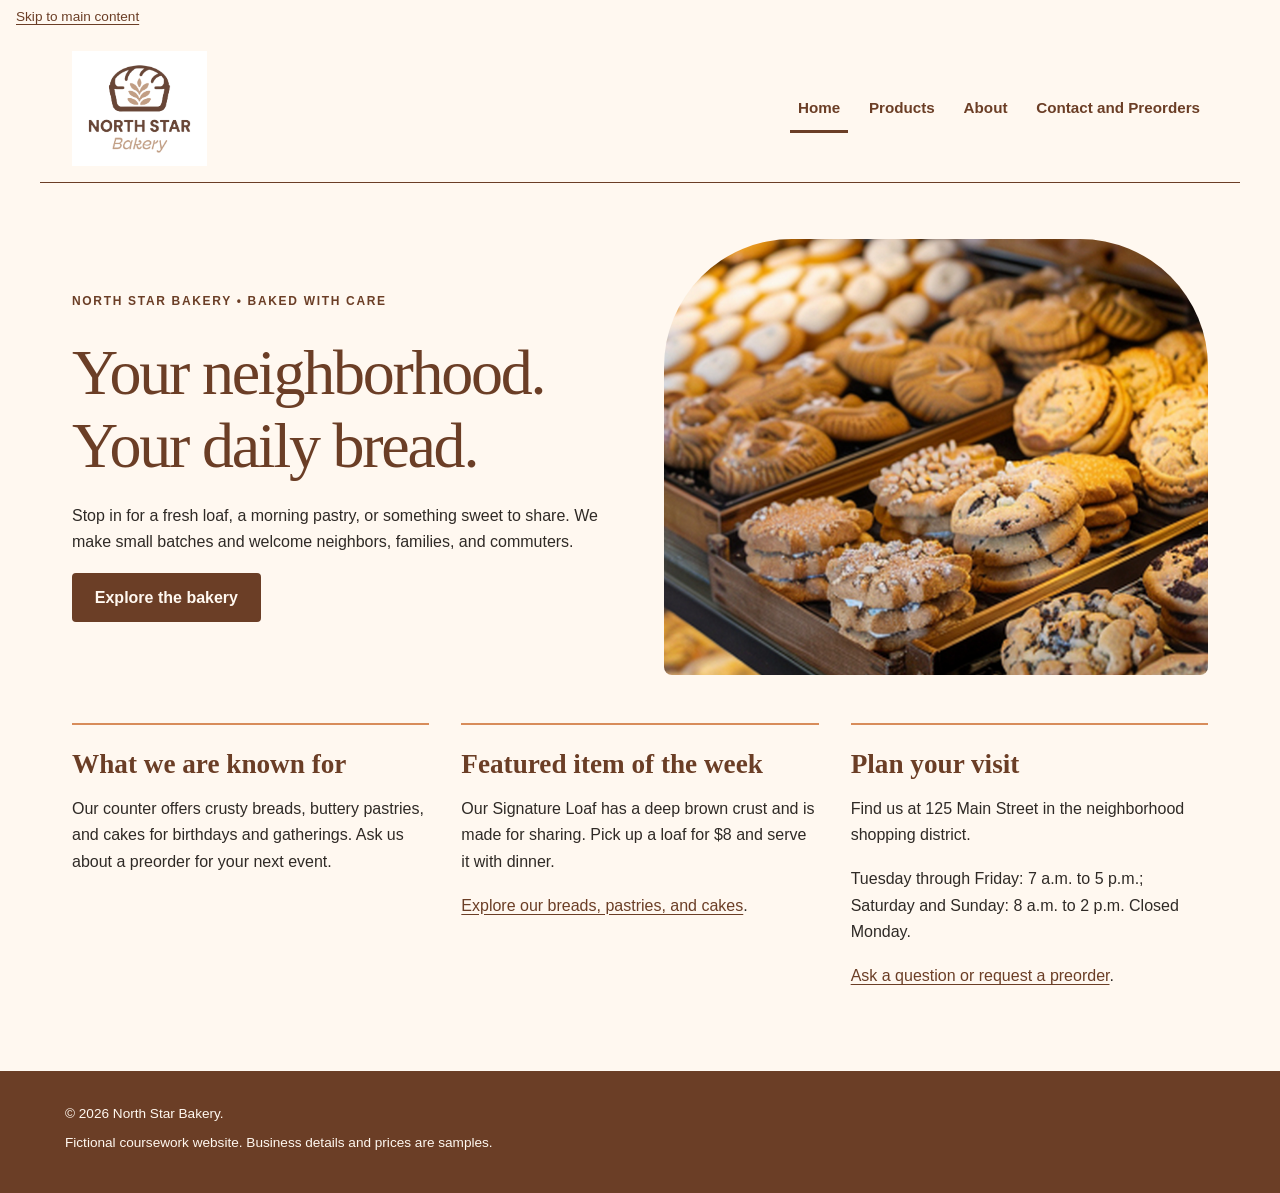
<file: index.html>
<!DOCTYPE html>
<html lang="en">
<head>
  <meta charset="UTF-8">
  <meta name="viewport" content="width=device-width, initial-scale=1">
  <title>Welcome to North Star Bakery | North Star Bakery</title>
<link rel="stylesheet" href="styles.css">
</head>
<body>
  <a href="#main-content" class="skip-link">Skip to main content</a>
  <header class="site-header">
    <img src="media/bakery-logo_c.png" width="180" alt="North Star Bakery logo with a wheat stalk in a loaf">
    <nav aria-label="Main navigation">
      <ul>
        <li><a href="index.html" aria-current="page">Home</a></li>
        <li><a href="products.html">Products</a></li>
        <li><a href="about.html">About</a></li>
        <li><a href="contact.html">Contact and Preorders</a></li>
      </ul>
    </nav>
  </header>
  <main id="main-content" class="index-page">
    <div class="hero">
<div class="hero-copy">
<p class="eyebrow">NORTH STAR BAKERY • BAKED WITH CARE</p>
<h1>Your neighborhood.
Your daily bread.</h1>
    <p>Stop in for a fresh loaf, a morning pastry, or something sweet to share.
      We make small batches and welcome neighbors, families, and commuters.</p>
    <a href="products.html" class="button">Explore the bakery</a>
</div>
<picture>
        <source media="(min-width: 700px)" srcset="media/bakery-feature-large_c.png">
        <img src="media/bakery-feature-small_c.png" width="360" alt="Bakery display filled with cookies, pastries, and small tarts">
      </picture>
    </div>
<div class="section-row">
<section>
      <h2>What we are known for</h2>
      <p>Our counter offers crusty breads, buttery pastries, and cakes for
        birthdays and gatherings. Ask us about a preorder for your next event.</p>
      </section>
    <section>
      <h2>Featured item of the week</h2>
      <p>Our Signature Loaf has a deep brown crust and is made for sharing.
        Pick up a loaf for $8 and serve it with dinner.</p>
      <p><a href="products.html">Explore our breads, pastries, and cakes</a>.</p>
    </section>
    <section>
      <h2>Plan your visit</h2>
      <p>Find us at 125 Main Street in the neighborhood shopping district.</p>
      <p>Tuesday through Friday: 7 a.m. to 5 p.m.; Saturday and Sunday:
        8 a.m. to 2 p.m. Closed Monday.</p>
      <p><a href="contact.html">Ask a question or request a preorder</a>.</p>
    </section>
  </div></main>
  <footer>
    <p>© 2026 North Star Bakery.</p>
    <p>Fictional coursework website. Business details and prices are samples.</p>
  </footer>
</body>
</html>
</file>
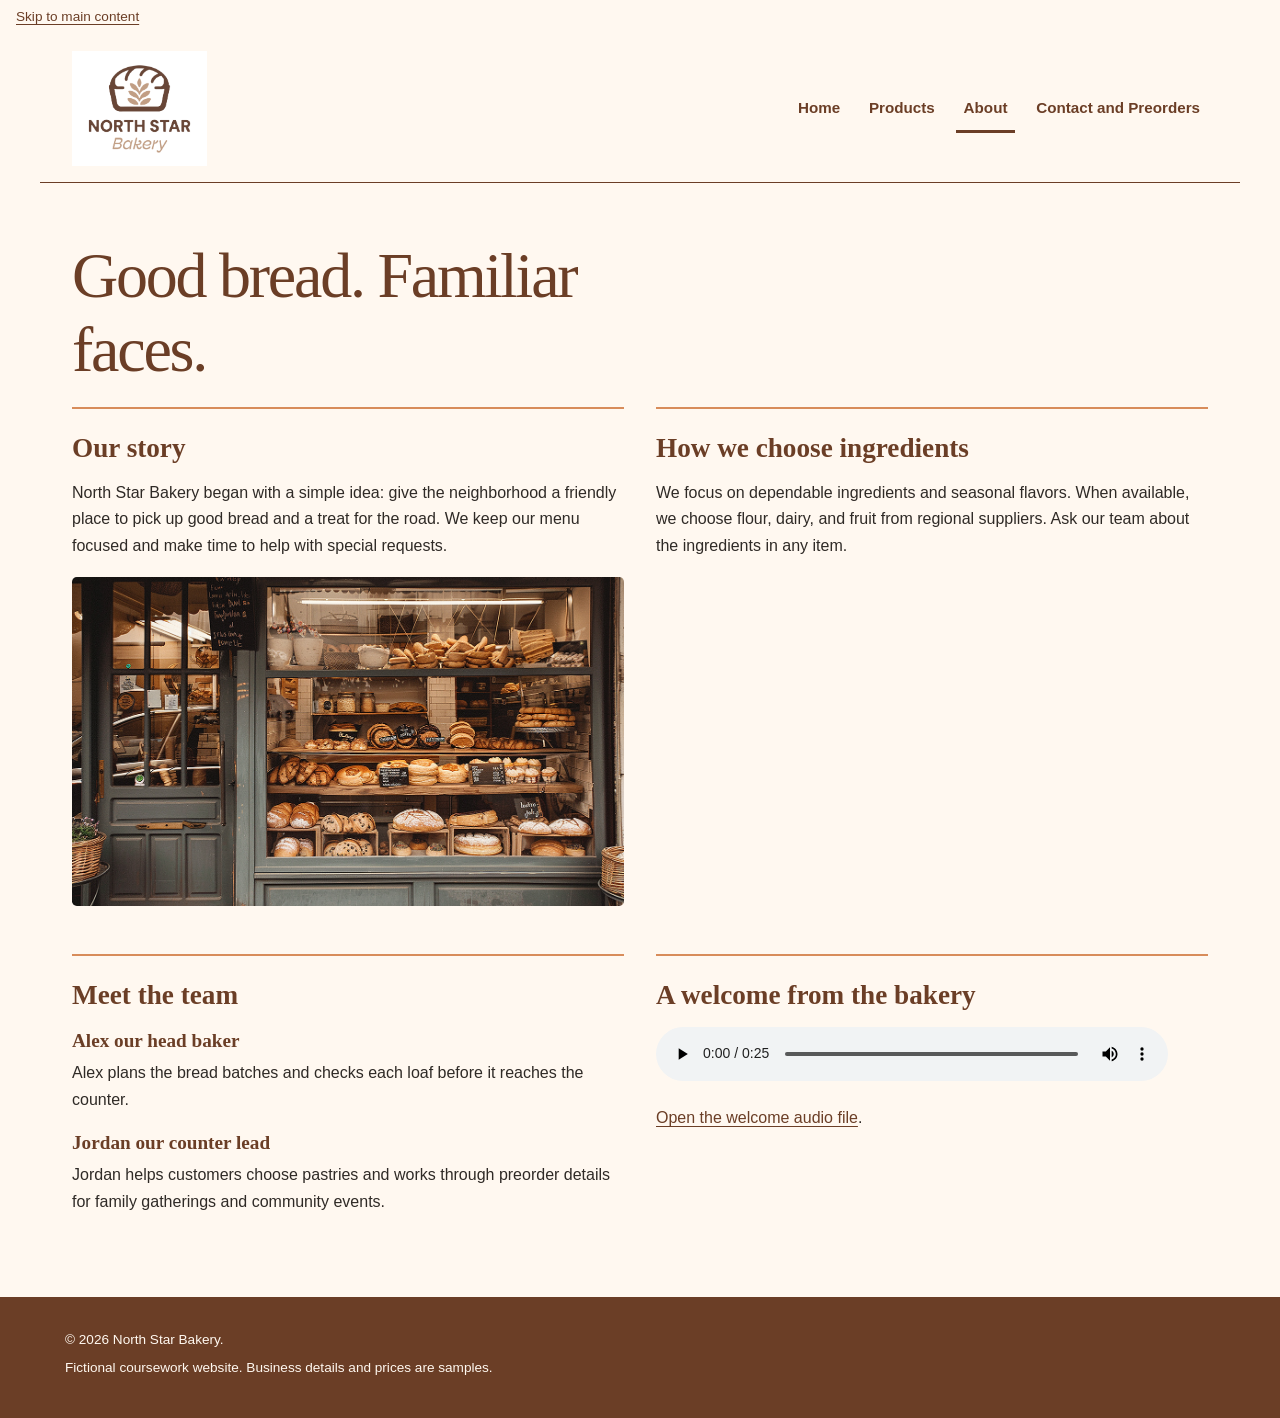
<file: about.html>
<!DOCTYPE html>
<html lang="en">
<head>
  <meta charset="UTF-8">
  <meta name="viewport" content="width=device-width, initial-scale=1">
  <title>About Our Bakery | North Star Bakery</title>
<link rel="stylesheet" href="styles.css">
</head>
<body>
  <a href="#main-content" class="skip-link">Skip to main content</a>
  <header class="site-header">
    <img src="media/bakery-logo_c.png" width="180" alt="North Star Bakery logo with a wheat stalk in a loaf">
    <nav aria-label="Main navigation">
      <ul>
        <li><a href="index.html">Home</a></li>
        <li><a href="products.html">Products</a></li>
        <li><a href="about.html" aria-current="page">About</a></li>
        <li><a href="contact.html">Contact and Preorders</a></li>
      </ul>
    </nav>
  </header>
  <main id="main-content" class="about-page">
    <h1>Good bread. Familiar faces.</h1>
    <div class="section-row about">
<section>
      <h2>Our story</h2>
      <p>North Star Bakery began with a simple idea: give the neighborhood
        a friendly place to pick up good bread and a treat for the road.
        We keep our menu focused and make time to help with special requests.</p>
      <img src="media/bakery-storefront_c.png" width="360" alt="Bakery storefront window with shelves of breads and pastries">
    </section>
    <section>
      <h2>How we choose ingredients</h2>
      <p>We focus on dependable ingredients and seasonal flavors. When
        available, we choose flour, dairy, and fruit from regional suppliers.
        Ask our team about the ingredients in any item.</p>
    </section>
    <section>
      <h2>Meet the team</h2>
      <h3>Alex our head baker</h3>
      <p>Alex plans the bread batches and checks each loaf before it
        reaches the counter.</p>
      <h3>Jordan our counter lead</h3>
      <p>Jordan helps customers choose pastries and works through
        preorder details for family gatherings and community events.</p>
    </section>
    <section>
      <h2>A welcome from the bakery</h2>
      <audio controls preload="metadata">
        <source src="media/bakery-welcome_c.mp3" type="audio/mpeg">
        Your browser does not support audio.
        <a href="media/bakery-welcome_c.mp3">Download the bakery welcome audio</a>.
      </source></audio>
      <p><a href="media/bakery-welcome_c.mp3">Open the welcome audio file</a>.</p>
    </section>
  </div></main>
  <footer>
    <p>© 2026 North Star Bakery.</p>
    <p>Fictional coursework website. Business details and prices are samples.</p>
  </footer>
</body>
</html>
</file>
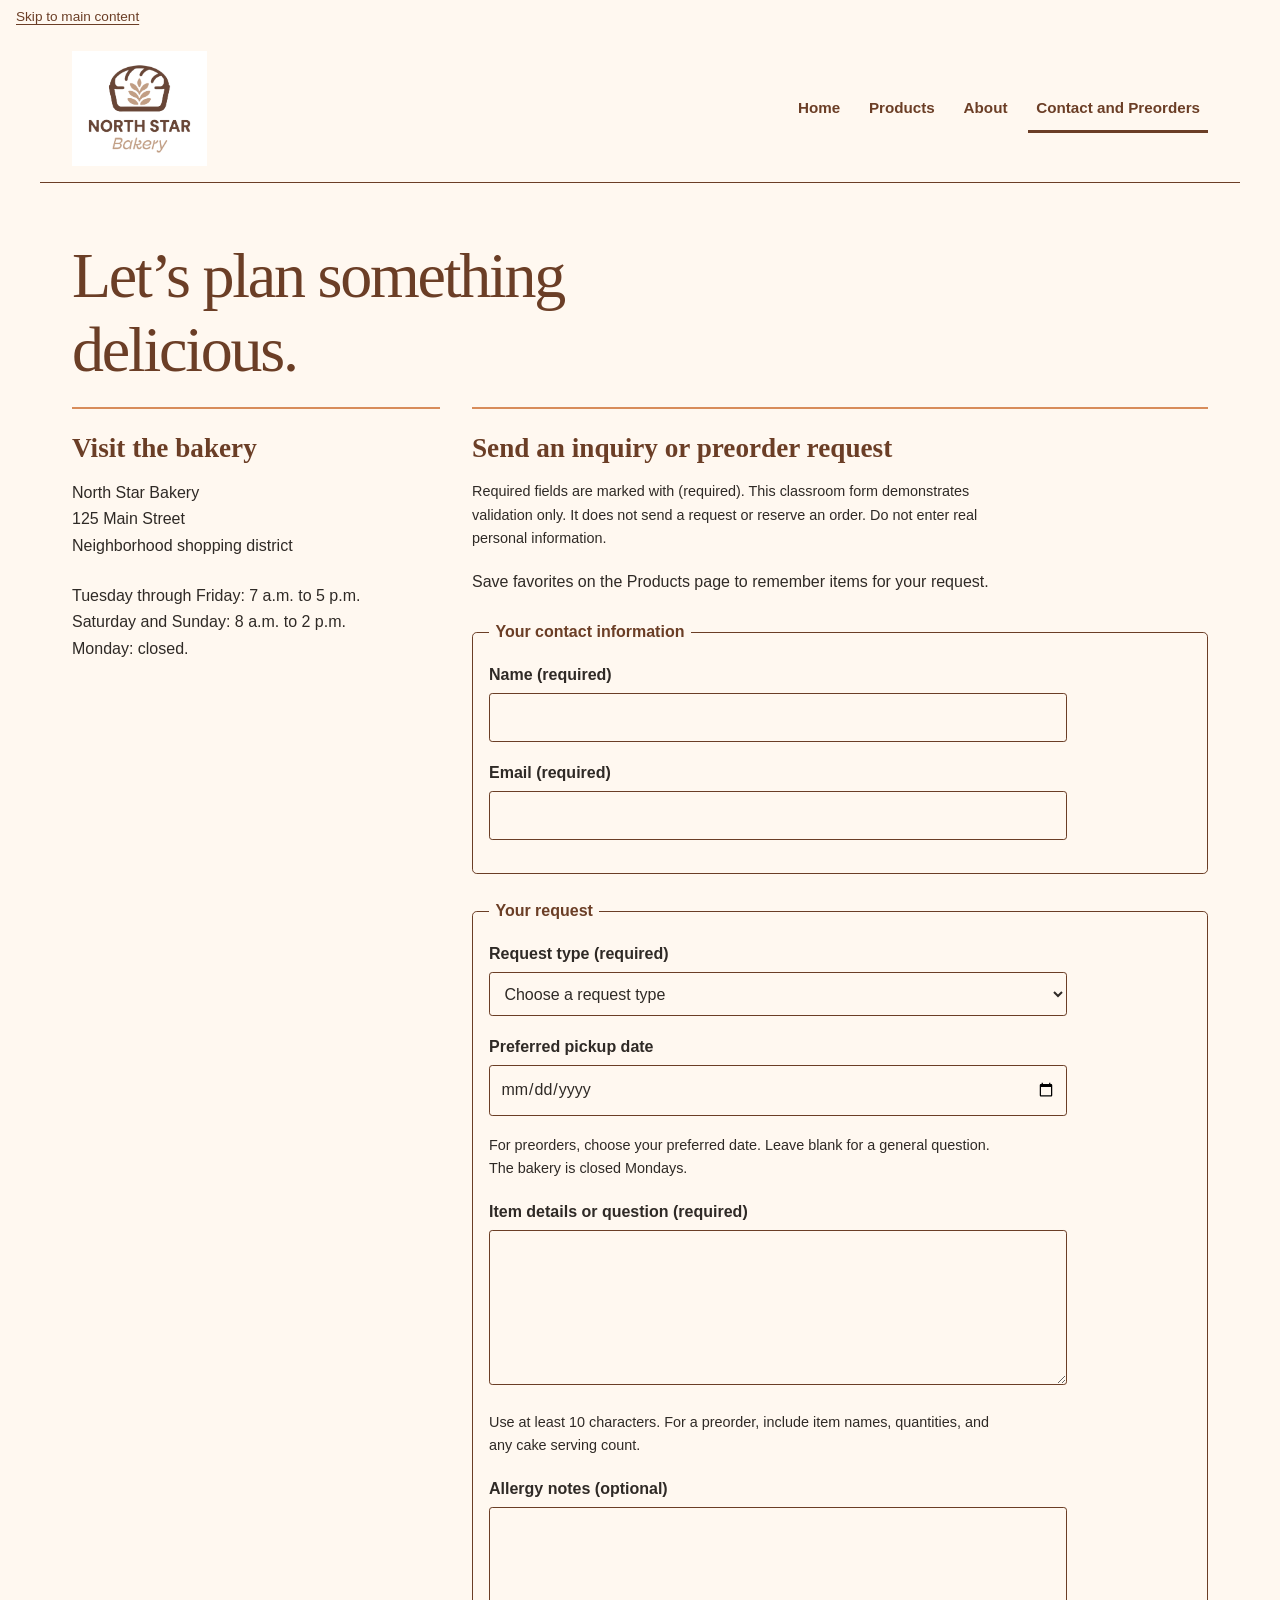
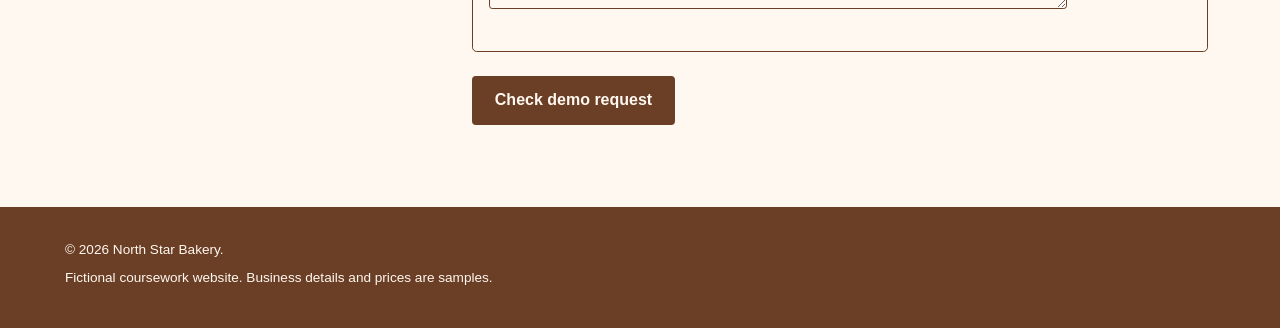
<file: contact.html>
<!DOCTYPE html>
<html lang="en">
<head>
  <meta charset="UTF-8">
  <meta name="viewport" content="width=device-width, initial-scale=1">
  <title>Contact and Preorders | North Star Bakery</title>
<link rel="stylesheet" href="styles.css">
<script src="script.js" defer></script>
</head>
<body>
  <a href="#main-content" class="skip-link">Skip to main content</a>
  <header class="site-header">
    <img src="media/bakery-logo_c.png" width="180" alt="North Star Bakery logo with a wheat stalk in a loaf">
    <nav aria-label="Main navigation">
      <ul>
        <li><a href="index.html">Home</a></li>
        <li><a href="products.html">Products</a></li>
        <li><a href="about.html">About</a></li>
        <li><a href="contact.html" aria-current="page">Contact and Preorders</a></li>
      </ul>
    </nav>
  </header>
  <main id="main-content" class="contact-page">
    <h1>Let’s plan something delicious.</h1>
    <div class="section-row contact">
<section>
      <h2>Visit the bakery</h2>
      <address>North Star Bakery<br>125 Main Street<br>
        Neighborhood shopping district</address>
      <p>Tuesday through Friday: 7 a.m. to 5 p.m.<br>
        Saturday and Sunday: 8 a.m. to 2 p.m.<br>Monday: closed.</p>
    </section>
    <section>
      <h2>Send an inquiry or preorder request</h2>
      <p id="form-note">Required fields are marked with (required).
        This classroom form demonstrates validation only. It does not send
        a request or reserve an order. Do not enter real personal information.</p>
      <p id="saved-favorites"></p>
      <form id="request-form" action="contact.html" method="get" aria-describedby="form-note">
        <fieldset>
          <legend>Your contact information</legend>
          <p>
            <label for="customer-name">Name (required)</label><br>
            <input id="customer-name" name="customer-name" type="text" autocomplete="name" required maxlength="80">
          </p>
          <p>
            <label for="email">Email (required)</label><br>
            <input id="email" name="email" type="email" autocomplete="email" required maxlength="120">
          </p>
        </fieldset>
        <fieldset>
          <legend>Your request</legend>
          <p>
            <label for="request-type">Request type (required)</label><br>
            <select id="request-type" name="request-type" required>
              <option value="">Choose a request type</option>
              <option value="preorder">Preorder</option>
              <option value="question">General question</option>
            </select>
          </p>
          <p>
            <label for="pickup-date">Preferred pickup date</label><br>
            <input id="pickup-date" name="pickup-date" type="date" aria-describedby="pickup-help">
          </p>
          <p id="pickup-help">For preorders, choose your preferred date.
            Leave blank for a general question. The bakery is closed Mondays.</p>
          <p>
            <label for="details">Item details or question (required)</label><br>
            <textarea id="details" name="details" rows="5" cols="35" required minlength="10" maxlength="1000" aria-describedby="details-help"></textarea>
          </p>
          <p id="details-help">Use at least 10 characters. For a preorder,
            include item names, quantities, and any cake serving count.</p>
          <p>
            <label for="allergies">Allergy notes (optional)</label><br>
            <textarea id="allergies" name="allergies" rows="3" cols="35" maxlength="500"></textarea>
          </p>
        </fieldset>
        <button type="submit">Check demo request</button>
      <p id="form-status" role="status"></p>
</form>
    </section>
  </div></main>
  <footer>
    <p>© 2026 North Star Bakery.</p>
    <p>Fictional coursework website. Business details and prices are samples.</p>
  </footer>
</body>
</html>
</file>
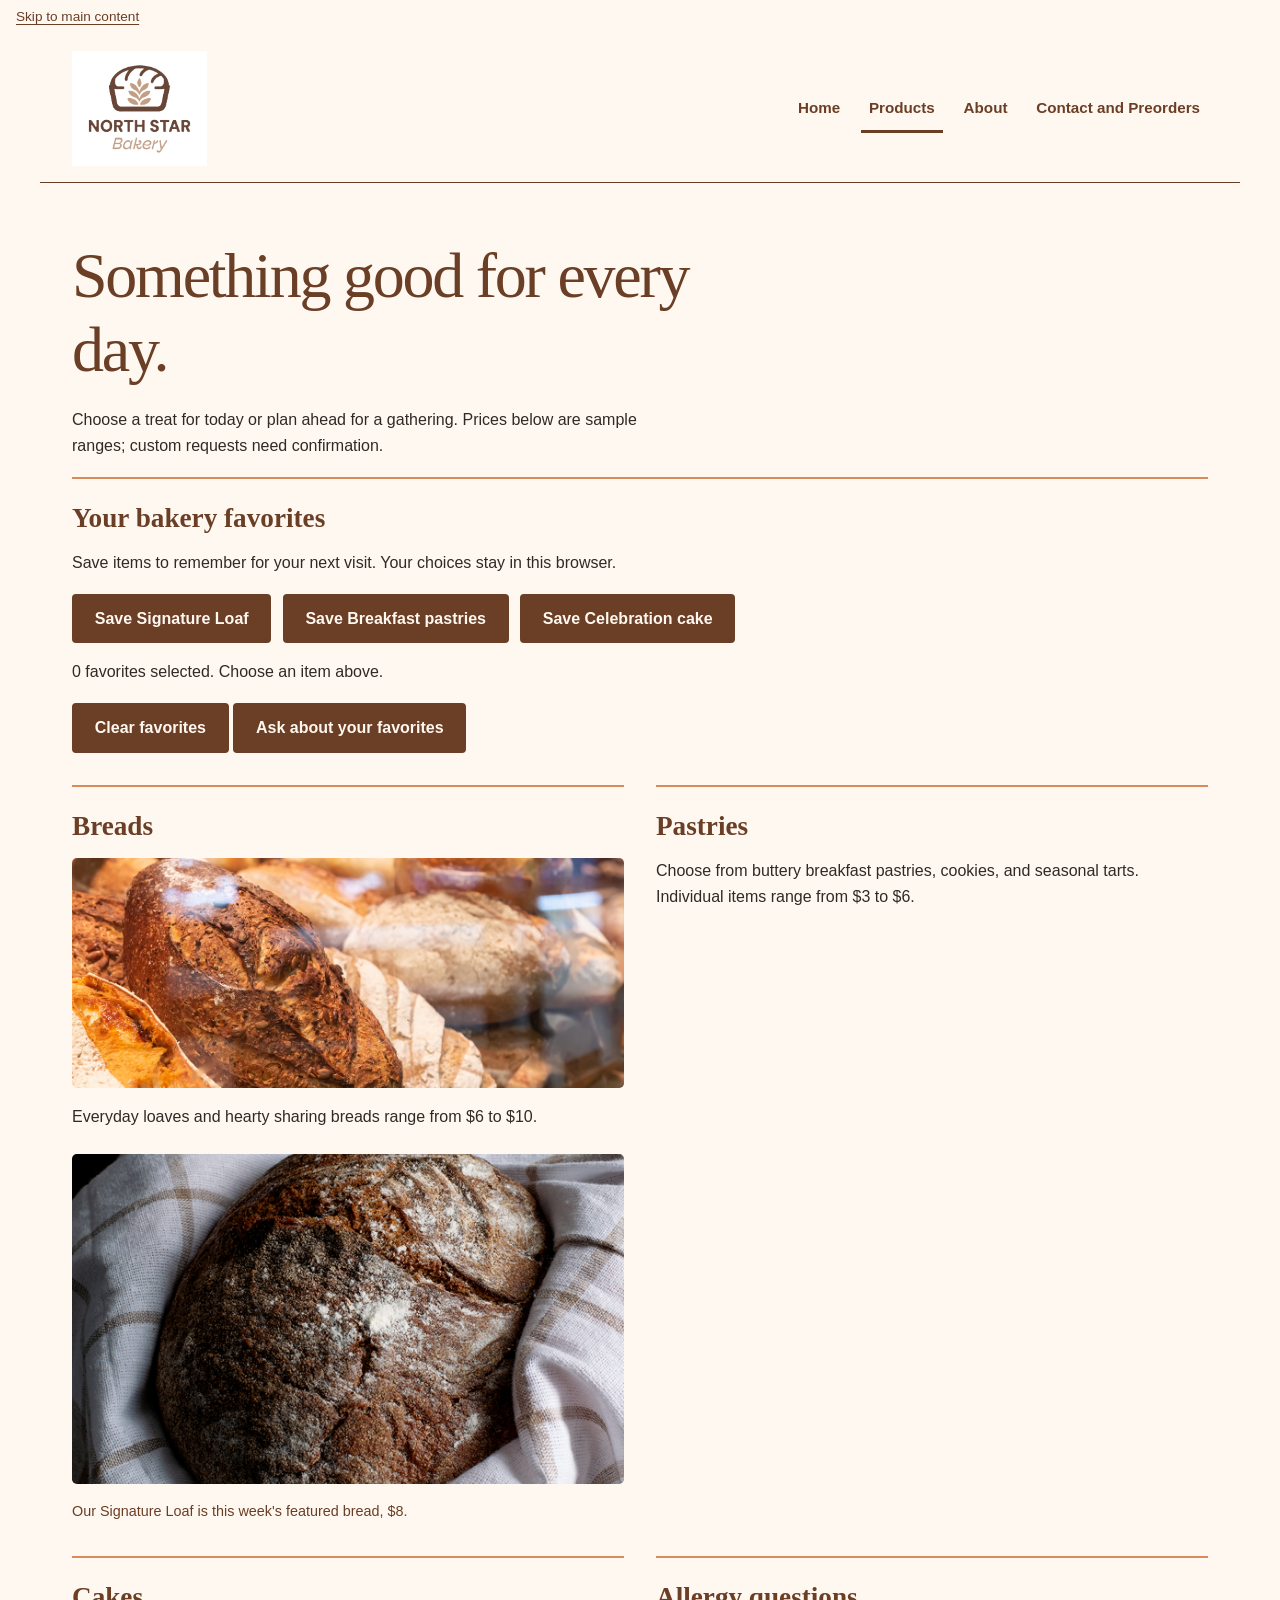
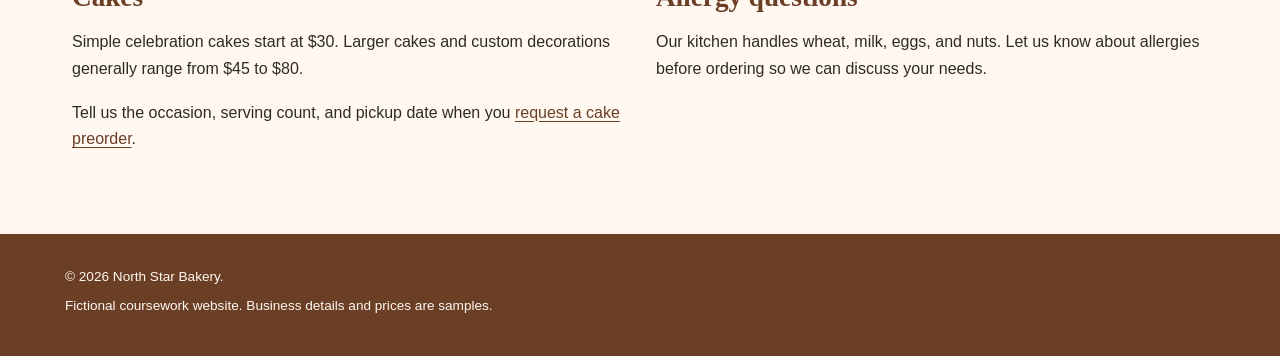
<file: products.html>
<!DOCTYPE html>
<html lang="en">
<head>
  <meta charset="UTF-8">
  <meta name="viewport" content="width=device-width, initial-scale=1">
  <title>Breads Pastries and Cakes | North Star Bakery</title>
<link rel="stylesheet" href="styles.css">
<script src="script.js" defer></script>
</head>
<body>
  <a href="#main-content" class="skip-link">Skip to main content</a>
  <header class="site-header">
    <img src="media/bakery-logo_c.png" width="180" alt="North Star Bakery logo with a wheat stalk in a loaf">
    <nav aria-label="Main navigation">
      <ul>
        <li><a href="index.html">Home</a></li>
        <li><a href="products.html" aria-current="page">Products</a></li>
        <li><a href="about.html">About</a></li>
        <li><a href="contact.html">Contact and Preorders</a></li>
      </ul>
    </nav>
  </header>
  <main id="main-content" class="products-page">
    <h1>Something good for every day.</h1>
    <p>Choose a treat for today or plan ahead for a gathering.
      Prices below are sample ranges; custom requests need confirmation.</p>
    <section id="favorites-feature" aria-labelledby="favorites-title">
<h2 id="favorites-title">Your bakery favorites</h2>
<p>Save items to remember for your next visit. Your choices stay in this browser.</p>
<div id="favorite-options"></div>
<p id="favorite-status" role="status"></p>
<ul id="favorite-list"></ul>
<button id="clear-favorites" type="button">Clear favorites</button>
<a class="button" href="contact.html">Ask about your favorites</a>
</section>
<div class="section-row products">
<section>
      <h2>Breads</h2>
      <img src="media/bakery-bread_c.png" width="360" alt="Round crusty bread loaves arranged behind the bakery window">
      <p>Everyday loaves and hearty sharing breads range from $6 to $10.</p>
      <figure>
        <img src="media/bakery-signature-loaf_c.png" width="360" alt="Round flour-dusted loaf with a scored crust on a cloth">
        <figcaption>Our Signature Loaf is this week's featured bread, $8.</figcaption>
      </figure>
    </section>
    <section>
      <h2>Pastries</h2>
      <p>Choose from buttery breakfast pastries, cookies, and seasonal tarts.
        Individual items range from $3 to $6.</p>
    </section>
    <section>
      <h2>Cakes</h2>
      <p>Simple celebration cakes start at $30. Larger cakes and custom
        decorations generally range from $45 to $80.</p>
      <p>Tell us the occasion, serving count, and pickup date when you
        <a href="contact.html">request a cake preorder</a>.</p>
    </section>
    <section>
      <h2>Allergy questions</h2>
      <p>Our kitchen handles wheat, milk, eggs, and nuts. Let us know about
        allergies before ordering so we can discuss your needs.</p>
    </section>
  </div></main>
  <footer>
    <p>© 2026 North Star Bakery.</p>
    <p>Fictional coursework website. Business details and prices are samples.</p>
  </footer>
</body>
</html>
</file>
<file: styles.css>
/* North Star Bakery — shared mobile-first design.
   Palette: cream, brown, peach, charcoal. Two font families. */
:root {
  --cream: #FFF8F0;
  --brown: #6B3E26;
  --peach: #D88C5A;
  --charcoal: #2F2A26;
}
* { box-sizing: border-box; }
body { margin: 0; background: var(--cream); color: var(--charcoal);
  font-family: Arial, sans-serif; font-size: 1rem; line-height: 1.65; }
a { color: var(--brown); text-underline-offset: .2em; }
a:hover { text-decoration-thickness: 3px; }
a:focus-visible, button:focus-visible, input:focus-visible,
select:focus-visible, textarea:focus-visible {
  outline: 3px solid var(--brown); outline-offset: 4px;
}
.skip-link { display: block; padding: .4rem 1rem; font-size: .85rem; }
.site-header { max-width: 1200px; margin: auto; padding: 1rem 1.25rem;
  display: flex; flex-direction: column; align-items: center; gap: 1rem;
  border-bottom: 1px solid var(--brown); }
.site-header > img { width: 135px; height: auto; }
nav ul { display: flex; flex-wrap: wrap; justify-content: center;
  gap: .35rem .8rem; padding: 0; margin: 0; list-style: none; }
nav a { display: block; padding: .65rem .5rem; font-size: .95rem;
  font-weight: bold; text-decoration: none; }
nav a[aria-current="page"] { border-bottom: 3px solid var(--brown); }
nav a:hover { background: var(--peach); color: var(--charcoal); }
main { max-width: 1200px; margin: auto; padding: 2rem 1.25rem 3rem; }
h1,h2,h3 { font-family: Georgia, serif; color: var(--brown); line-height: 1.15; }
h1 { font-size: clamp(2.3rem, 5vw, 4.5rem); font-weight: normal;
  letter-spacing: -.035em; margin: 0 0 1.25rem; max-width: 20ch; }
h2 { font-size: 1.7rem; margin: 0 0 1rem; }
h3 { font-size: 1.2rem; margin-bottom: .5rem; }
p { margin: 0 0 1.1rem; max-width: 65ch; }
img { display: block; max-width: 100%; height: auto; }
.hero { display: flex; flex-direction: column; gap: 2rem; margin-bottom: 3rem; }
.hero-copy { display: flex; flex-direction: column; align-items: flex-start;
  justify-content: center; }
.eyebrow { font-size: .75rem; font-weight: bold; letter-spacing: .14em;
  color: var(--brown); margin-bottom: 1.5rem; }
.hero picture { display: block; min-width: 0; }
.hero picture img { width: 100%; aspect-ratio: 5 / 4; object-fit: cover;
  border-radius: 8rem 8rem .5rem .5rem; }
.button, button { display: inline-block; background: var(--brown);
  color: var(--cream); padding: .85rem 1.3rem; border: 2px solid var(--brown);
  border-radius: .25rem; font: bold 1rem Arial, sans-serif;
  text-decoration: none; cursor: pointer; }
.button:hover, button:hover { background: var(--charcoal); }
.section-row { display: flex; flex-direction: column; gap: 2rem; }
section { min-width: 0; padding-top: 1.5rem; border-top: 2px solid var(--peach); }
section img { width: 100%; max-width: 36rem; border-radius: .3rem; margin: 1rem 0; }
figure { margin: 1.5rem 0 0; }
figcaption { font-size: .9rem; color: var(--brown); }
.products section:first-child > img { max-height: 230px; object-fit: cover; }
.products figure img { max-height: 330px; object-fit: cover; }
address { font-style: normal; margin-bottom: 1.5rem; }
form { margin-top: 1.5rem; }
fieldset { min-width: 0; margin: 0 0 1.5rem; padding: 1rem;
  border: 1px solid var(--brown); border-radius: .3rem; }
legend { padding: 0 .4rem; color: var(--brown); font-weight: bold; }
label { display: inline-block; font-weight: bold; margin-bottom: .3rem; }
input,select,textarea { width: 100%; max-width: 100%; min-height: 44px;
  padding: .65rem; background: var(--cream); color: var(--charcoal);
  border: 1px solid var(--brown); border-radius: .2rem;
  font: inherit; }
textarea { resize: vertical; }
#form-note,#pickup-help,#details-help { font-size: .9rem; }
audio { width: 100%; max-width: 32rem; margin-bottom: 1rem; }
footer { background: var(--brown); color: var(--cream); padding: 2rem 1.25rem; }
footer p { max-width: 1150px; margin: 0 auto .4rem; font-size: .85rem; }
/* Wider screens get side-by-side Flexbox layouts. */
@media (min-width: 48rem) {
  .site-header { flex-direction: row; justify-content: space-between; padding: 1rem 2rem; }
  main { padding: 3.5rem 2rem 4rem; }
  .hero { flex-direction: row; align-items: center; gap: 3rem; }
  .hero-copy { flex: 1; }
  .hero picture { flex: 1; }
  .section-row { flex-direction: row; flex-wrap: wrap; }
  .section-row > section { flex: 1 1 28%; }
  .products > section, .about > section { flex-basis: 42%; }
  .contact > section:first-child { flex: 1; }
  .contact > section:last-child { flex: 2; }
}

#favorites-feature { margin-bottom: 2rem; }
#favorite-options { display: flex; flex-wrap: wrap; gap: .7rem; margin-bottom: 1rem; }
#favorite-options button[aria-pressed="true"] { background: var(--charcoal); }
.field-error { color: var(--brown); font-weight: bold; display: block; margin-top: .3rem; }
[aria-invalid="true"] { border: 2px solid var(--brown); }
#form-status { margin-top: 1rem; font-weight: bold; }
</file>
